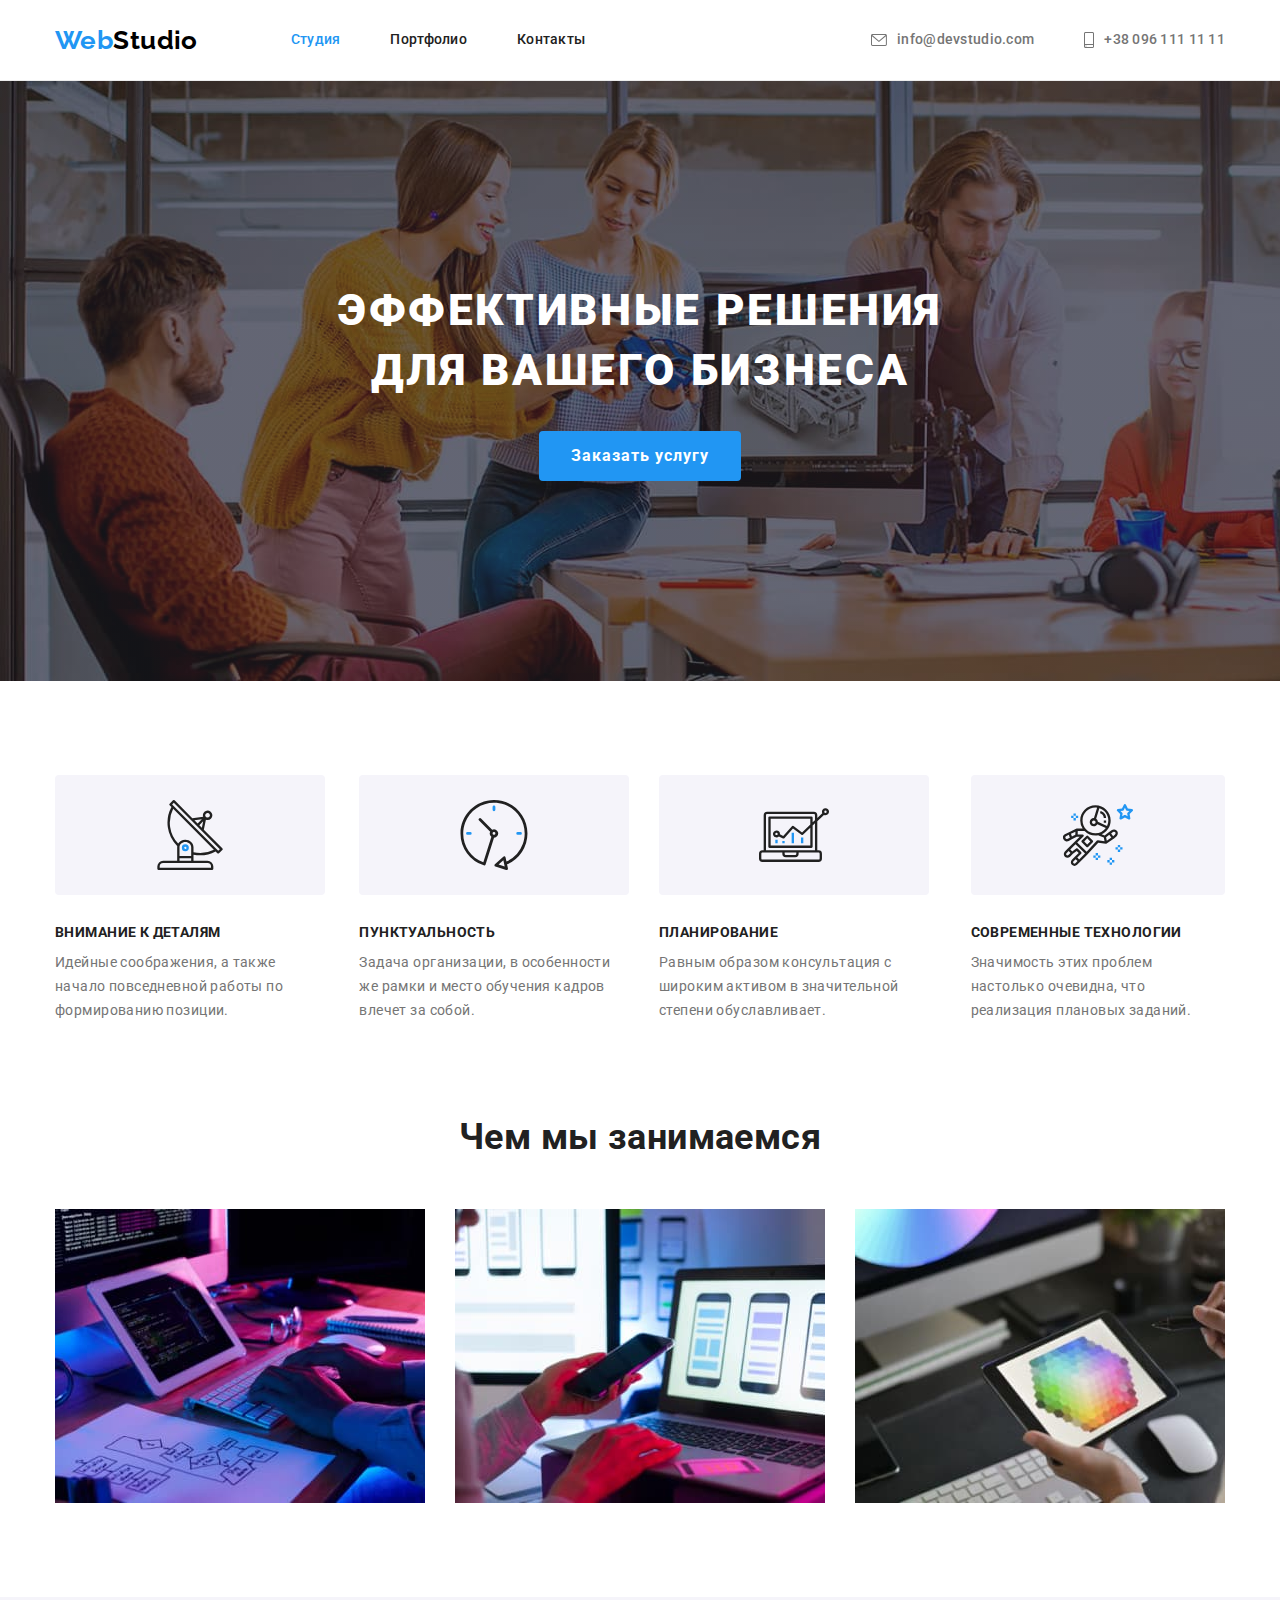
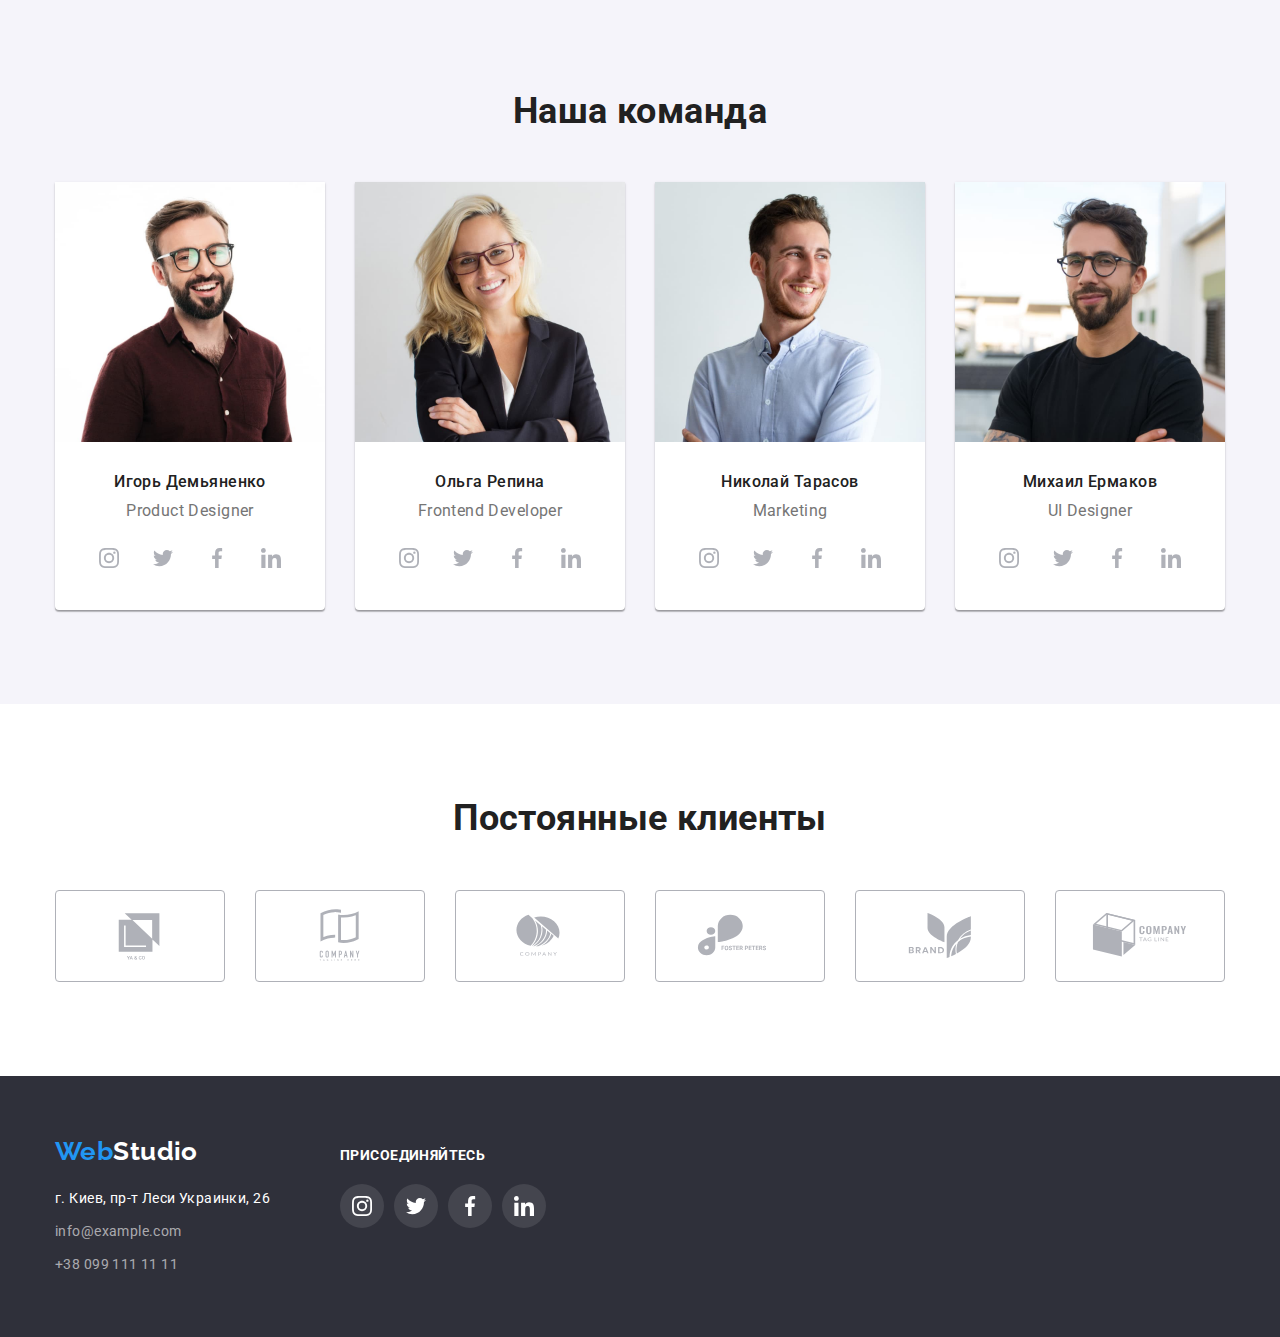
<file: index.html>
<!DOCTYPE html>
<html lang="ru">
  <head>
    <meta charset="UTF-8" />
    <meta http-equiv="X-UA-Compatible" content="IE=edge" />
    <meta name="viewport" content="width=device-width, initial-scale=1.0" />
    <title>Студия</title>
    <link rel="preconnect" href="https://fonts.googleapis.com" />
    <link rel="preconnect" href="https://fonts.gstatic.com" crossorigin />
    <link
      href="https://fonts.googleapis.com/css2?family=Raleway:wght@700&family=Roboto:wght@400;500;700;900&display=swap"
      rel="stylesheet"
    />
    <link
      rel="stylesheet"
      href="https://cdnjs.cloudflare.com/ajax/libs/modern-normalize/1.1.0/modern-normalize.min.css"
    />
    <link rel="stylesheet" href="./css/styles.css" />
  </head>
  <body>
    <header class="header">
      <div class="container main-nav">
        <nav class="navigation">
          <a lang="en" href="./index.html" class="logo"
            ><span class="logo-color-1">Web</span
            ><span class="logo-color-2">Studio</span></a
          >
          <ul class="site-nav list">
            <li class="item">
              <a href="./index.html" class="link current">Студия</a>
            </li>
            <li class="item">
              <a href="./portfolio.html" class="link">Портфолио</a>
            </li>
            <li class="item"><a href="#" class="link">Контакты</a></li>
          </ul>
        </nav>
        <ul class="contacts list">
          <li class="contact-item">
            <a
              lang="en"
              href="mailto:info@devstudio.com"
              class="contact-link link"
              ><svg class="contact-icon" width="16" height="12">
                <use href="./images/icons.svg#icon-envelope"></use></svg
              >info@devstudio.com</a
            >
          </li>
          <li class="contact-item">
            <a href="tel:+380961111111" class="contact-link link"
              ><svg class="contact-icon" width="10" height="16">
                <use href="./images/icons.svg#icon-smartphone"></use></svg
              >+38 096 111 11 11</a
            >
          </li>
        </ul>
      </div>
    </header>
    <main>
      <section class="hero">
        <div class="container">
          <h1 class="hero-title">Эффективные решения для вашего бизнеса</h1>
          <button type="button" class="hero-button">Заказать услугу</button>
        </div>
      </section>
      <section class="section features">
        <div class="container features">
          <h2 class="section-title vis-hidden">Преимущества</h2>
          <ul class="features list">
            <li class="item">
              <div class="thumb">
                <svg class="features-icon" width="70" height="70">
                  <use href="./images/icons.svg#icon-antenna"></use>
                </svg>
              </div>
              <h3 class="title">Внимание к деталям</h3>
              <p class="text">
                Идейные соображения, а также начало повседневной работы по
                формированию позиции.
              </p>
            </li>
            <li class="item">
              <div class="thumb">
                <svg class="features-icon" width="70" height="70">
                  <use href="./images/icons.svg#icon-clock"></use>
                </svg>
              </div>
              <h3 class="title">Пунктуальность</h3>
              <p class="text">
                Задача организации, в особенности же рамки и место обучения
                кадров влечет за собой.
              </p>
            </li>
            <li class="item">
              <div class="thumb">
                <svg class="features-icon" width="70" height="70">
                  <use href="./images/icons.svg#icon-diagram"></use>
                </svg>
              </div>
              <h3 class="title">Планирование</h3>
              <p class="text">
                Равным образом консультация с широким активом в значительной
                степени обуславливает.
              </p>
            </li>
            <li class="item">
              <div class="thumb">
                <svg class="features-icon" width="70" height="70">
                  <use href="./images/icons.svg#icon-astronaut"></use>
                </svg>
              </div>
              <h3 class="title">Современные технологии</h3>
              <p class="text">
                Значимость этих проблем настолько очевидна, что реализация
                плановых заданий.
              </p>
            </li>
          </ul>
        </div>
      </section>
      <section class="section ocupation">
        <div class="container ocupation">
          <h2 class="section-title">Чем мы занимаемся</h2>
          <ul class="ocupation list">
            <li class="ocupation-item">
              <img
                src="./images/photo-1.jpg"
                alt="семантическая разметка"
                width="370"
              />
            </li>
            <li class="ocupation-item">
              <img
                src="./images/photo-2.jpg"
                alt="адаптивная верстка"
                width="370"
              />
            </li>
            <li class="ocupation-item">
              <img
                src="./images/photo-3.jpg"
                alt="цветовая палитра"
                width="370"
              />
            </li>
          </ul>
        </div>
      </section>
      <section class="team section">
        <div class="container">
          <h2 class="section-title">Наша команда</h2>
          <ul class="team list">
            <li class="team-card">
              <img
                src="./images/team-card-1.jpg"
                alt="Игорь Демьяненко"
                width="270"
              />
              <div class="team-member">
                <h3 class="title">Игорь Демьяненко</h3>
                <p lang="en" class="position">Product Designer</p>
                <ul class="member-soc list">
                  <li class="member-soc-item">
                    <a href="#" class="member-soc-link link"
                      ><svg class="member-soc-icon" width="20" height="20">
                        <use
                          href="./images/icons.svg#icon-instagram"
                        ></use></svg
                    ></a>
                  </li>
                  <li class="member-soc-item">
                    <a href="#" class="member-soc-link link"
                      ><svg class="member-soc-icon" width="20" height="20">
                        <use href="./images/icons.svg#icon-twitter"></use></svg
                    ></a>
                  </li>
                  <li class="member-soc-item">
                    <a href="#" class="member-soc-link link"
                      ><svg class="member-soc-icon" width="20" height="20">
                        <use href="./images/icons.svg#icon-facebook"></use></svg
                    ></a>
                  </li>
                  <li class="member-soc-item">
                    <a href="#" class="member-soc-link link"
                      ><svg class="member-soc-icon" width="20" height="20">
                        <use href="./images/icons.svg#icon-linkedin"></use></svg
                    ></a>
                  </li>
                </ul>
              </div>
            </li>
            <li class="team-card">
              <img
                src="./images/team-card-2.jpg"
                alt="Ольга Репина"
                width="270"
              />
              <div class="team-member">
                <h3 class="title">Ольга Репина</h3>
                <p lang="en" class="position">Frontend Developer</p>
                <ul class="member-soc list">
                  <li class="member-soc-item">
                    <a href="#" class="member-soc-link link"
                      ><svg class="member-soc-icon" width="20" height="20">
                        <use
                          href="./images/icons.svg#icon-instagram"
                        ></use></svg
                    ></a>
                  </li>
                  <li class="member-soc-item">
                    <a href="#" class="member-soc-link link"
                      ><svg class="member-soc-icon" width="20" height="20">
                        <use href="./images/icons.svg#icon-twitter"></use></svg
                    ></a>
                  </li>
                  <li class="member-soc-item">
                    <a href="#" class="member-soc-link link"
                      ><svg class="member-soc-icon" width="20" height="20">
                        <use href="./images/icons.svg#icon-facebook"></use></svg
                    ></a>
                  </li>
                  <li class="member-soc-item">
                    <a href="#" class="member-soc-link link"
                      ><svg class="member-soc-icon" width="20" height="20">
                        <use href="./images/icons.svg#icon-linkedin"></use></svg
                    ></a>
                  </li>
                </ul>
              </div>
            </li>
            <li class="team-card">
              <img
                src="./images/team-card-3.jpg"
                alt="Николай Тарасов"
                width="270"
              />
              <div class="team-member">
                <h3 class="title">Николай Тарасов</h3>
                <p lang="en" class="position">Marketing</p>
                <ul class="member-soc list">
                  <li class="member-soc-item">
                    <a href="#" class="member-soc-link link"
                      ><svg class="member-soc-icon" width="20" height="20">
                        <use
                          href="./images/icons.svg#icon-instagram"
                        ></use></svg
                    ></a>
                  </li>
                  <li class="member-soc-item">
                    <a href="#" class="member-soc-link link"
                      ><svg class="member-soc-icon" width="20" height="20">
                        <use href="./images/icons.svg#icon-twitter"></use></svg
                    ></a>
                  </li>
                  <li class="member-soc-item">
                    <a href="#" class="member-soc-link link"
                      ><svg class="member-soc-icon" width="20" height="20">
                        <use href="./images/icons.svg#icon-facebook"></use></svg
                    ></a>
                  </li>
                  <li class="member-soc-item">
                    <a href="#" class="member-soc-link link"
                      ><svg class="member-soc-icon" width="20" height="20">
                        <use href="./images/icons.svg#icon-linkedin"></use></svg
                    ></a>
                  </li>
                </ul>
              </div>
            </li>
            <li class="team-card">
              <img
                src="./images/team-card-4.jpg"
                alt="Михаил Ермаков"
                width="270"
              />
              <div class="team-member">
                <h3 class="title">Михаил Ермаков</h3>
                <p lang="en" class="position">UI Designer</p>
                <ul class="member-soc list">
                  <li class="member-soc-item">
                    <a href="#" class="member-soc-link link"
                      ><svg class="member-soc-icon" width="20" height="20">
                        <use
                          href="./images/icons.svg#icon-instagram"
                        ></use></svg
                    ></a>
                  </li>
                  <li class="member-soc-item">
                    <a href="#" class="member-soc-link link"
                      ><svg class="member-soc-icon" width="20" height="20">
                        <use href="./images/icons.svg#icon-twitter"></use></svg
                    ></a>
                  </li>
                  <li class="member-soc-item">
                    <a href="#" class="member-soc-link link"
                      ><svg class="member-soc-icon" width="20" height="20">
                        <use href="./images/icons.svg#icon-facebook"></use></svg
                    ></a>
                  </li>
                  <li class="member-soc-item">
                    <a href="#" class="member-soc-link link"
                      ><svg class="member-soc-icon" width="20" height="20">
                        <use href="./images/icons.svg#icon-linkedin"></use></svg
                    ></a>
                  </li>
                </ul>
              </div>
            </li>
          </ul>
        </div>
      </section>
      <section class="clients section">
        <div class="container">
          <h2 class="section-title">Постоянные клиенты</h2>
          <ul class="logo-list list">
            <li class="logo-list-item">
              <a href="#" class="logo-link link">
                <svg class="logo-icon" width="106" height="60">
                  <use href="./images/icons.svg#logo-icon-1"></use>
                </svg>
              </a>
            </li>
            <li class="logo-list-item">
              <a href="#" class="logo-link link"
                ><svg class="logo-icon" width="106" height="60">
                  <use href="./images/icons.svg#logo-icon-2"></use></svg
              ></a>
            </li>
            <li class="logo-list-item">
              <a href="#" class="logo-link link"
                ><svg class="logo-icon" width="106" height="60">
                  <use href="./images/icons.svg#logo-icon-3"></use></svg
              ></a>
            </li>
            <li class="logo-list-item">
              <a href="#" class="logo-link link"
                ><svg class="logo-icon" width="106" height="60">
                  <use href="./images/icons.svg#logo-icon-4"></use></svg
              ></a>
            </li>
            <li class="logo-list-item">
              <a href="#" class="logo-link link"
                ><svg class="logo-icon" width="106" height="60">
                  <use href="./images/icons.svg#logo-icon-5"></use></svg
              ></a>
            </li>
            <li class="logo-list-item">
              <a href="#" class="logo-link link"
                ><svg class="logo-icon" width="106" height="60">
                  <use href="./images/icons.svg#logo-icon-6"></use></svg
              ></a>
            </li>
          </ul>
        </div>
      </section>
    </main>
    <footer class="footer">
      <div class="container footer-container">
        <div>
          <a lang="en" href="./index.html" class="logo"
            ><span class="logo-color-1">Web</span
            ><span class="logo-color-3">Studio</span></a
          >
          <address class="address">
            <ul class="list">
              <li class="address-item">
                <a
                  href="https://goo.gl/maps/YPk7gaBBZwCXPcRL9"
                  class="footer-address link"
                  >г. Киев, пр-т Леси Украинки, 26</a
                >
              </li>
              <li class="address-item">
                <a
                  lang="en"
                  href="mailto:info@example.com"
                  class="footer-contact link"
                  >info@example.com</a
                >
              </li>
              <li class="address-item">
                <a href="tel:+380991111111" class="footer-contact link"
                  >+38 099 111 11 11</a
                >
              </li>
            </ul>
          </address>
        </div>
        <div class="footer-soc-links">
          <h3 class="footer-title">Присоединяйтесь</h3>
          <ul class="footer-soc list">
            <li class="footer-soc-item">
              <a href="#" class="footer-soc-link link"
                ><svg class="footer-soc-icon" width="20" height="20">
                  <use href="./images/icons.svg#icon-instagram"></use></svg
              ></a>
            </li>
            <li class="footer-soc-item">
              <a href="#" class="footer-soc-link link"
                ><svg class="footer-soc-icon" width="20" height="20">
                  <use href="./images/icons.svg#icon-twitter"></use></svg
              ></a>
            </li>
            <li class="footer-soc-item">
              <a href="#" class="footer-soc-link link"
                ><svg class="footer-soc-icon" width="20" height="20">
                  <use href="./images/icons.svg#icon-facebook"></use></svg
              ></a>
            </li>
            <li class="footer-soc-item">
              <a href="#" class="footer-soc-link link"
                ><svg class="footer-soc-icon" width="20" height="20">
                  <use href="./images/icons.svg#icon-linkedin"></use></svg
              ></a>
            </li>
          </ul>
        </div>
      </div>
    </footer>
  </body>
</html>
</file>
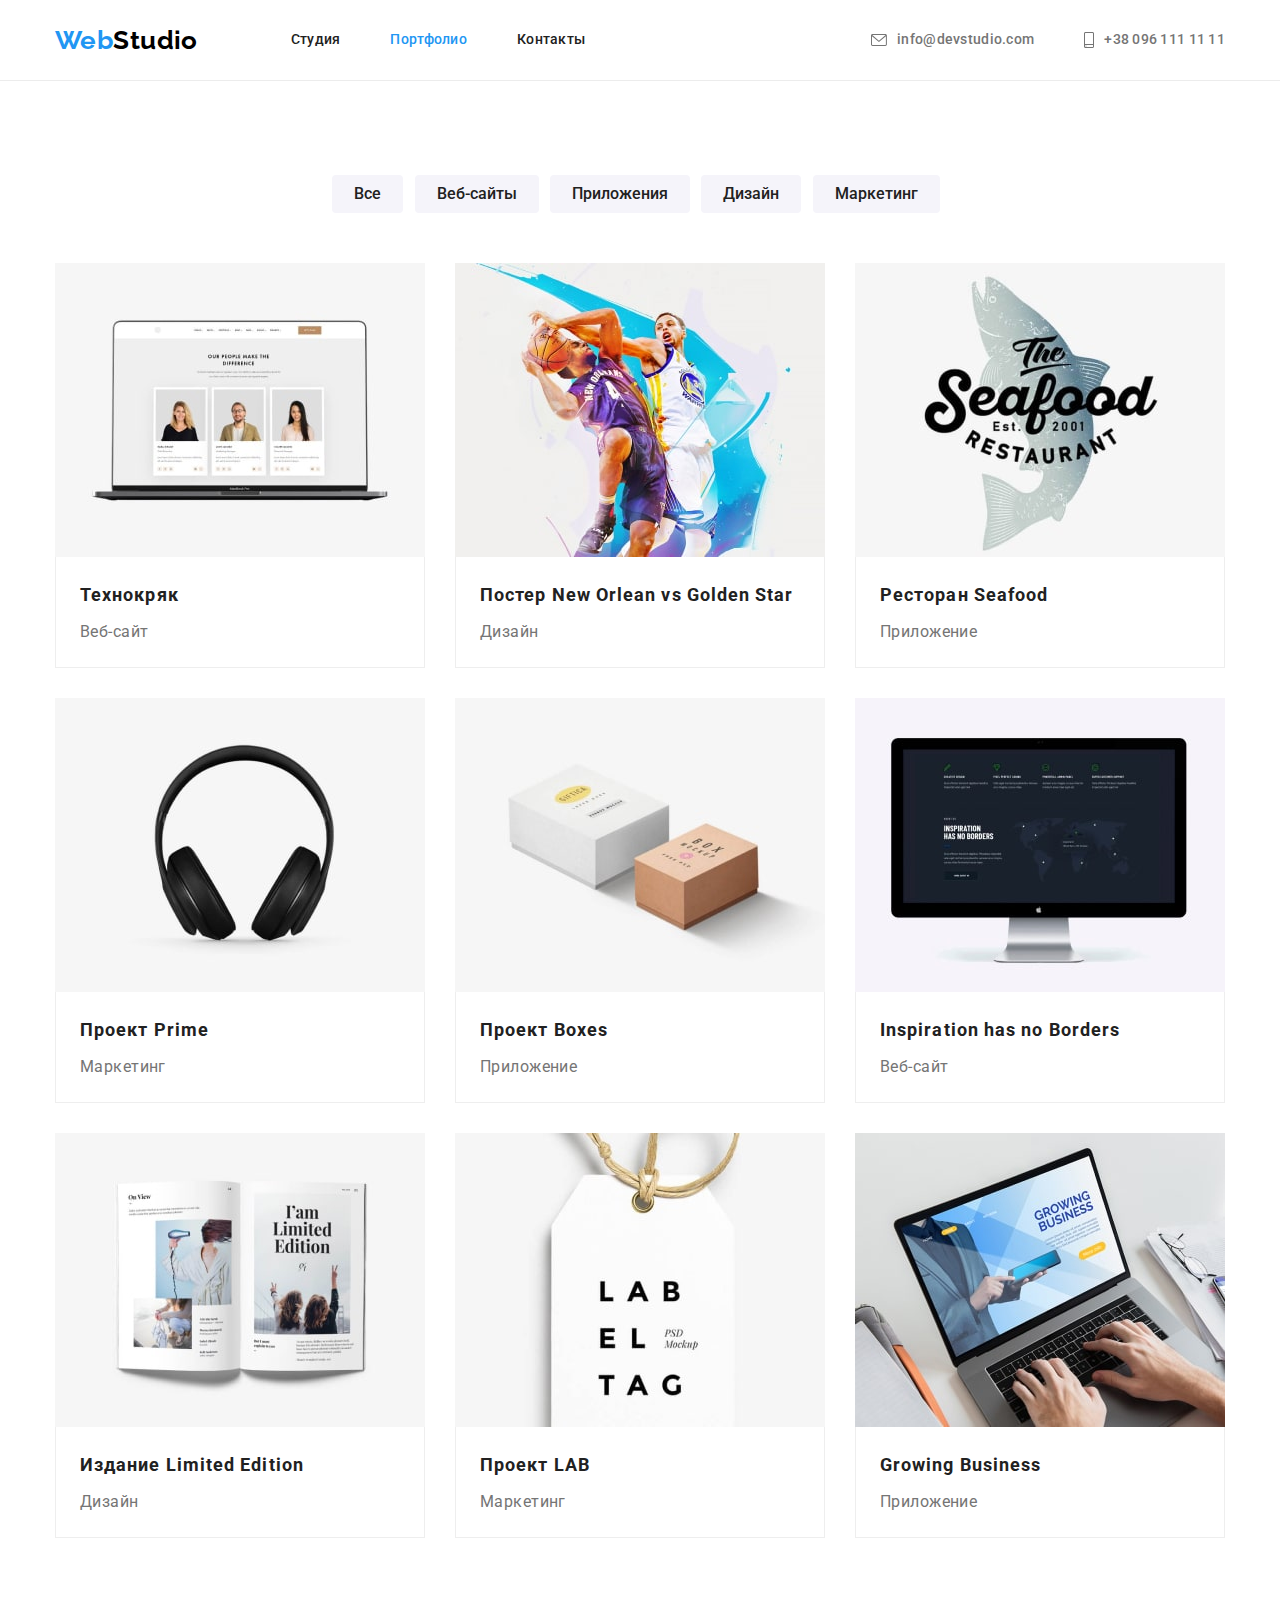
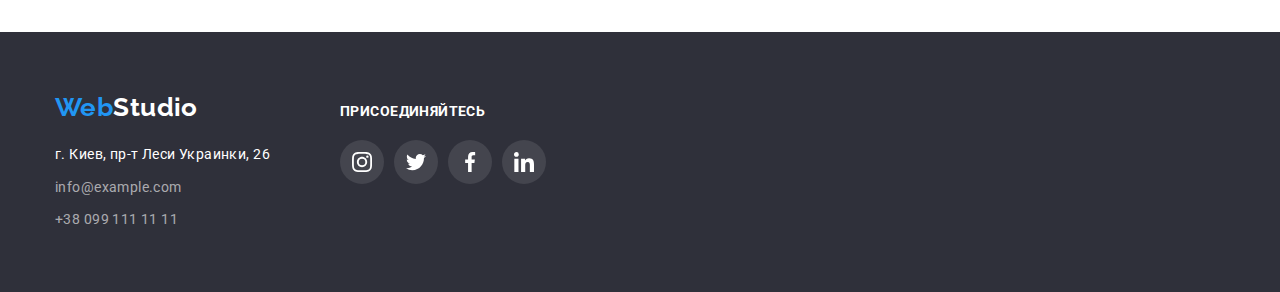
<file: portfolio.html>
<!DOCTYPE html>
<html lang="ru">
  <head>
    <meta charset="UTF-8" />
    <meta http-equiv="X-UA-Compatible" content="IE=edge" />
    <meta name="viewport" content="width=device-width, initial-scale=1.0" />
    <title>Портфолио</title>
    <link rel="preconnect" href="https://fonts.googleapis.com" />
    <link rel="preconnect" href="https://fonts.gstatic.com" crossorigin />
    <link
      href="https://fonts.googleapis.com/css2?family=Raleway:wght@700&family=Roboto:wght@400;500;700;900&display=swap"
      rel="stylesheet"
    />
    <link
      rel="stylesheet"
      href="https://cdnjs.cloudflare.com/ajax/libs/modern-normalize/1.1.0/modern-normalize.min.css"
    />
    <link rel="stylesheet" href="./css/styles.css" />
  </head>
  <body>
    <header class="header">
      <div class="container main-nav">
        <nav class="navigation">
          <a lang="en" href="./index.html" class="logo"
            ><span class="logo-color-1">Web</span
            ><span class="logo-color-2">Studio</span></a
          >
          <ul class="site-nav list">
            <li class="item">
              <a href="./index.html" class="link">Студия</a>
            </li>
            <li class="item">
              <a href="./portfolio.html" class="link current">Портфолио</a>
            </li>
            <li class="item"><a href="#" class="link">Контакты</a></li>
          </ul>
        </nav>
        <ul class="contacts list">
          <li class="contact-item">
            <a
              lang="en"
              href="mailto:info@devstudio.com"
              class="contact-link link"
              ><svg class="contact-icon" width="16" height="12">
                <use href="./images/icons.svg#icon-envelope"></use></svg
              >info@devstudio.com</a
            >
          </li>
          <li class="contact-item">
            <a href="tel:+380961111111" class="contact-link link"
              ><svg class="contact-icon" width="10" height="16">
                <use href="./images/icons.svg#icon-smartphone"></use></svg
              >+38 096 111 11 11</a
            >
          </li>
        </ul>
      </div>
    </header>
    <main>
      <section class="section portfolio">
        <div class="container portfolio">
          <h1 class="hero-title vis-hidden">Наше портфолио</h1>
          <ul class="list button-list">
            <li class="button-item">
              <button type="button" class="portfolio-button">Все</button>
            </li>
            <li class="button-item">
              <button type="button" class="portfolio-button">Веб-сайты</button>
            </li>
            <li class="button-item">
              <button type="button" class="portfolio-button">Приложения</button>
            </li>
            <li class="button-item">
              <button type="button" class="portfolio-button">Дизайн</button>
            </li>
            <li class="button-item">
              <button type="button" class="portfolio-button">Маркетинг</button>
            </li>
          </ul>
          <ul class="portfolio list">
            <li class="portfolio-item">
              <a href="#" class="link"
                ><img
                  src="./images/portfolio-work-1.jpg"
                  alt="веб-сайт"
                  width="370"
                />
                <div class="description">
                  <h2 class="title">Технокряк</h2>
                  <p class="type">Веб-сайт</p>
                </div></a
              >
            </li>
            <li class="portfolio-item">
              <a href="#" class="link"
                ><img
                  src="./images/portfolio-work-2.jpg"
                  alt="дизайн"
                  width="370"
                />
                <div class="description">
                  <h2 class="title">
                    Постер <span lang="en">New Orlean vs Golden Star</span>
                  </h2>
                  <p class="type">Дизайн</p>
                </div></a
              >
            </li>
            <li class="portfolio-item">
              <a href="#" class="link"
                ><img
                  src="./images/portfolio-work-3.jpg"
                  alt="приложение"
                  width="370"
                />
                <div class="description">
                  <h2 class="title">Ресторан <span lang="en">Seafood</span></h2>
                  <p class="type">Приложение</p>
                </div></a
              >
            </li>
            <li class="portfolio-item">
              <a href="#" class="link"
                ><img
                  src="./images/portfolio-work-4.jpg"
                  alt="маркетинг"
                  width="370"
                />
                <div class="description">
                  <h2 class="title">Проект <span lang="en">Prime</span></h2>
                  <p class="type">Маркетинг</p>
                </div>
              </a>
            </li>
            <li class="portfolio-item">
              <a href="#" class="link"
                ><img
                  src="./images/portfolio-work-5.jpg"
                  alt="приложение"
                  width="370"
                />
                <div class="description">
                  <h2 class="title">Проект <span lang="en">Boxes</span></h2>
                  <p class="type">Приложение</p>
                </div></a
              >
            </li>
            <li class="portfolio-item">
              <a href="#" class="link"
                ><img
                  src="./images/portfolio-work-6.jpg"
                  alt="веб-сайт"
                  width="370"
                />
                <div class="description">
                  <h2 lang="en" class="title">Inspiration has no Borders</h2>
                  <p class="type">Веб-сайт</p>
                </div></a
              >
            </li>
            <li class="portfolio-item">
              <a href="#" class="link"
                ><img
                  src="./images/portfolio-work-7.jpg"
                  alt="дизайн"
                  width="370"
                />
                <div class="description">
                  <h2 class="title">
                    Издание <span lang="en">Limited Edition</span>
                  </h2>
                  <p class="type">Дизайн</p>
                </div></a
              >
            </li>
            <li class="portfolio-item">
              <a href="#" class="link"
                ><img
                  src="./images/portfolio-work-8.jpg"
                  alt="маркетинг"
                  width="370"
                />
                <div class="description">
                  <h2 class="title">Проект <span lang="en">LAB</span></h2>
                  <p class="type">Маркетинг</p>
                </div></a
              >
            </li>
            <li class="portfolio-item">
              <a href="#" class="link"
                ><img
                  src="./images/portfolio-work-9.jpg"
                  alt="приложение"
                  width="370"
                />
                <div class="description">
                  <h2 lang="en" class="title">Growing Business</h2>
                  <p class="type">Приложение</p>
                </div></a
              >
            </li>
          </ul>
        </div>
      </section>
    </main>
    <footer class="footer">
      <div class="container footer-container">
        <div>
          <a lang="en" href="./index.html" class="logo"
            ><span class="logo-color-1">Web</span
            ><span class="logo-color-3">Studio</span></a
          >
          <address class="address">
            <ul class="list">
              <li class="address-item">
                <a
                  href="https://goo.gl/maps/YPk7gaBBZwCXPcRL9"
                  class="footer-address link"
                  >г. Киев, пр-т Леси Украинки, 26</a
                >
              </li>
              <li class="address-item">
                <a
                  lang="en"
                  href="mailto:info@example.com"
                  class="footer-contact link"
                  >info@example.com</a
                >
              </li>
              <li class="address-item">
                <a href="tel:+380991111111" class="footer-contact link"
                  >+38 099 111 11 11</a
                >
              </li>
            </ul>
          </address>
        </div>
        <div class="footer-soc-links">
          <h3 class="footer-title">Присоединяйтесь</h3>
          <ul class="footer-soc list">
            <li class="footer-soc-item">
              <a href="#" class="footer-soc-link link"
                ><svg class="footer-soc-icon" width="20" height="20">
                  <use href="./images/icons.svg#icon-instagram"></use></svg
              ></a>
            </li>
            <li class="footer-soc-item">
              <a href="#" class="footer-soc-link link"
                ><svg class="footer-soc-icon" width="20" height="20">
                  <use href="./images/icons.svg#icon-twitter"></use></svg
              ></a>
            </li>
            <li class="footer-soc-item">
              <a href="#" class="footer-soc-link link"
                ><svg class="footer-soc-icon" width="20" height="20">
                  <use href="./images/icons.svg#icon-facebook"></use></svg
              ></a>
            </li>
            <li class="footer-soc-item">
              <a href="#" class="footer-soc-link link"
                ><svg class="footer-soc-icon" width="20" height="20">
                  <use href="./images/icons.svg#icon-linkedin"></use></svg
              ></a>
            </li>
          </ul>
        </div>
      </div>
    </footer>
  </body>
</html>
</file>
<file: css/styles.css>
/* bgcolor #FFFFFF */
/* dark-bg-color #2F303A */
/* secondary bgcolor #F5F4FA */
/* main text color #757575 */
/* accent color #2196F3 */
/* secondary-accent-color #188CE8 */
/* tertiary-text-color #ffffff */
/* secondary text color #212121 */
/* black-text-color #000000 */
:root {
  --primary-text-color: #757575;
  --secondary-text-color: #212121;
  --tertiary-text-color: #ffffff;
  --black-text-color: #000000;
  --accent-color: #2196f3;
  --secondary-accent-color: #188ce8;
  --main-bg-color: #ffffff;
  --dark-bg-color: #2f303a;
  --secondary-bg-color: #f5f4fa;
  --icons-color: #afb1b8;
}
body {
  font-family: Roboto, sans-serif;
  font-size: 14px;
  letter-spacing: 0.03em;
  color: var(--primary-text-color);
  background-color: var(--main-bg-color);
}
button {
  cursor: pointer;
  line-height: 1.62;
}
ul,
li,
h1,
h2,
h3,
p {
  padding: 0;
  margin: 0;
}
/* -------------------------Template to delete markers in lists ------------------------*/
.list {
  list-style: none;
}
/* -------------------------Link template ------------------------*/
.link {
  text-decoration: none;
}
/* -------------------------Container template ------------------------*/
.container {
  width: 1200px;
  padding-left: 15px;
  padding-right: 15px;
  margin: 0 auto;
  /* outline: 2px solid #188ce8; */
}
.section {
  padding-top: 94px;
  padding-bottom: 94px;
}
.section-title {
  font-weight: 700;
  font-size: 36px;
  line-height: 1.16;
  text-align: center;
  color: var(--secondary-text-color);

  margin-bottom: 50px;
}
.thumb {
  max-width: 270px;
  height: 120px;
  background: var(--secondary-bg-color);
  border-radius: 4px;
  display: flex;
  justify-content: center;
  align-items: center;
  margin-bottom: 30px;
}
/* -------------------------Visually hidden template ------------------------*/
.vis-hidden {
  position: absolute;
  width: 1px;
  height: 1px;
  margin: -1px;
  border: 0;
  padding: 0;

  white-space: nowrap;
  clip-path: inset(100%);
  clip: rect(0 0 0 0);
  overflow: hidden;
}
/* -------------------------Header ------------------------*/
.header {
  border-bottom: 1px solid #ececec;
}
.header .main-nav {
  display: flex;
  align-items: center;
}
/* ----------------------Nav----------------------------- */
.navigation {
  display: flex;
  align-items: center;
}
/* -------------------------Logo-------------------------*/
.logo {
  font-family: "Raleway", sans-serif;
  font-weight: 700;
  font-size: 26px;
  line-height: 1.19;
  text-decoration: none;
}
.logo-color-1 {
  color: var(--accent-color);
}
.logo-color-2 {
  color: var(--black-text-color);
}
.logo-color-3 {
  color: var(--tertiary-text-color);
}
/* -------------------------Site-nav ------------------------*/
.site-nav {
  display: flex;
  margin-left: 93px;
}
.site-nav .item:not(:last-child) {
  margin-right: 50px;
}
.site-nav .link {
  font-weight: 500;
  line-height: 1.14;
  letter-spacing: 0.02em;
  color: var(--secondary-text-color);

  display: block;
  padding-top: 32px;
  padding-bottom: 32px;
}
.site-nav .link:hover,
.site-nav .link:focus,
.link.current {
  color: var(--accent-color);
}
/* -------------------------Contacts------------------------*/
.contacts {
  display: flex;
  margin-left: auto;
}
.contacts > .contact-item + .contact-item {
  margin-left: 50px;
}
.contacts .contact-link {
  font-weight: 500;
  line-height: 1.14;
  letter-spacing: 0.02em;
  color: var(--primary-text-color);
  fill: currentColor;

  display: flex;
  align-items: center;
  padding-top: 32px;
  padding-bottom: 32px;
}
.contact-link:hover,
.contact-link:focus {
  color: var(--accent-color);
}
.contact-icon {
  margin-right: 10px;
}
/* ------------------Main--------------------- */
/* -------------------------Hero ------------------------*/
.hero {
  background-color: #c4c4c4;
  height: 600px;
  max-width: 1600px;
  background-image: linear-gradient(
      rgba(47, 48, 58, 0.4),
      rgba(47, 48, 58, 0.4)
    ),
    url(../images/hero-image.jpg);
  background-repeat: no-repeat;
  background-size: cover;
  text-align: center;
  padding-top: 200px;
  padding-bottom: 200px;
  margin-left: auto;
  margin-right: auto;
}
.hero-title {
  font-weight: 900;
  font-size: 44px;
  line-height: 1.36;
  letter-spacing: 0.06em;
  text-transform: uppercase;
  color: var(--tertiary-text-color);

  margin-bottom: 30px;
  max-width: 696px;
  margin-left: auto;
  margin-right: auto;
}
.hero-button {
  font-weight: 700;
  font-size: 16px;
  line-height: 1.88;
  letter-spacing: 0.06em;
  color: var(--tertiary-text-color);
  background-color: var(--accent-color);

  border: transparent;
  border-radius: 4px;
  display: inline-block;
  height: 50px;
  padding: 10px 32px;
}
.hero-button:hover,
.hero-button:focus {
  background-color: var(--secondary-accent-color);
  box-shadow: 0px 4px 4px rgba(0, 0, 0, 0.15);
  border-radius: 4px;
}
/* -------------------------Features ------------------------*/
.features > .list {
  display: flex;
}
.features > .item {
  width: calc((100%-90px) / 4);
  /* flex-basis: calc((100%-90px)/4); */
}
.features > .item:not(:last-child) {
  margin-right: 30px;
}
.features .title {
  font-weight: 700;
  font-size: 14px;
  line-height: 1.14;
  text-transform: uppercase;
  color: var(--secondary-text-color);

  margin-bottom: 10px;
}
.features .text {
  line-height: 1.71;
}
/* --------------------- Ocupation----------------*/
.section.ocupation {
  padding-top: 0;
}
.ocupation.list {
  display: flex;
}
.ocupation-item {
  width: calc((100% - 60px) / 3);
}
/* ---------To remove gap from img inline property -----------*/
.ocupation img {
  display: block;
}
.ocupation li:not(:last-child) {
  margin-right: 30px;
}
/* -------------------------Team ------------------------*/
.team.section {
  background-color: var(--secondary-bg-color);
}
.team.list {
  display: flex;
}
.team-card img {
  display: block;
}
.team-card {
  width: calc((100% - 90px) / 4);
  background-color: var(--main-bg-color);
  box-shadow: 0px 1px 3px rgba(0, 0, 0, 0.12), 0px 1px 1px rgba(0, 0, 0, 0.14),
    0px 2px 1px rgba(0, 0, 0, 0.2);
  border-radius: 0px 0px 4px 4px;
}
.team-card:not(:last-child) {
  margin-right: 30px;
}
.team-member {
  padding: 30px 32px;
}
.team .title {
  font-weight: 500;
  font-size: 16px;
  line-height: 1.19;
  text-align: center;
  color: var(--secondary-text-color);

  margin-bottom: 10px;
}
.team .position {
  font-size: 16px;
  line-height: 1.19;
  text-align: center;
  margin-bottom: 16px;
}
.member-soc {
  display: flex;
  justify-content: center;
  gap: 10px;
}
.member-soc-link {
  width: 44px;
  height: 44px;
  border-radius: 50%;
  display: flex;
  justify-content: center;
  align-items: center;
  color: var(--icons-color);
  fill: currentColor;
}
.member-soc-link:hover,
.member-soc-link:focus {
  background-color: var(--accent-color);
  color: var(--tertiary-text-color);
}
/* --------------------------Clients-------------------------------- */
.logo-list {
  max-width: 1170px;
  display: flex;
  justify-content: space-between;
}
.logo-link {
  width: 170px;
  height: 92px;
  display: flex;
  justify-content: center;
  align-items: center;
  border: 1px solid var(--icons-color);
  border-radius: 4px;
  color: var(--icons-color);
  fill: currentColor;
}
.logo-link:hover,
.logo-link:focus {
  border-color: var(--accent-color);
  fill: var(--accent-color);
}
/* .logo-link:hover .logo-icon,
.logo-link:focus .logo-icon {
  fill: var(--accent-color);
} */
/* -------------------------Footer ------------------------*/
.footer {
  background-color: var(--dark-bg-color);

  padding-top: 60px;
  padding-bottom: 60px;
}
.footer-container {
  display: flex;
  gap: 70px;
  align-items: baseline;
}
.address {
  font-style: normal;

  margin-top: 20px;
}
.address-item:not(:last-child) {
  margin-bottom: 9px;
}
.footer-address {
  line-height: 1.71;
  color: var(--tertiary-text-color);
}
.footer-contact {
  line-height: 1.71;
  color: rgba(255, 255, 255, 0.6);
}
.footer-address:hover,
.footer-address:focus,
.footer-contact:hover,
.footer-contact:focus {
  color: var(--accent-color);
}
.footer-title {
  font-weight: 700;
  font-size: 14px;
  line-height: 1.14;
  letter-spacing: 0.03em;
  text-transform: uppercase;
  color: var(--tertiary-text-color);
  margin-bottom: 20px;
}
.footer-soc {
  display: flex;
  justify-content: center;
  gap: 10px;
}
.footer-soc-link {
  width: 44px;
  height: 44px;
  border-radius: 50%;
  display: flex;
  justify-content: center;
  align-items: center;
  background-color: rgba(255, 255, 255, 0.1);
  color: var(--tertiary-text-color);
  fill:currentColor;
}
.footer-soc-link:hover,
.footer-soc-link:focus {
  background-color: var(--accent-color);
}
/* -------------------------Portfolio page ------------------------*/
.list.button-list {
  margin-bottom: 50px;
  text-align: center;
}
.button-list > li {
  display: inline-block;
}
.button-item:not(last-child) {
  margin-right: 8px;
}
.portfolio-button {
  font-weight: 500;
  font-size: 16px;
  text-align: center;
  color: var(--secondary-text-color);
  background-color: var(--secondary-bg-color);

  border-radius: 4px;
  border: transparent;
  padding: 6px 22px;
}
.portfolio-button:hover,
.portfolio-button:focus,
.portfolio-button.current {
  color: var(--tertiary-text-color);
  background-color: var(--accent-color);
  box-shadow: 0px 4px 4px rgba(0, 0, 0, 0.15);
}
.portfolio.list {
  display: flex;
  flex-wrap: wrap;
  gap: 30px;
}
.portfolio-item {
  width: 370px;
}
.portfolio-item:hover,
.portfolio-item:focus {
  box-shadow: 0px 1px 1px rgba(0, 0, 0, 0.12), 0px 4px 4px rgba(0, 0, 0, 0.06),
    1px 4px 6px rgba(0, 0, 0, 0.16);
}
.portfolio li:nth-child(n + 7) {
  margin-bottom: 0;
}
.portfolio img {
  display: block;
}
.portfolio-item .description {
  border-bottom: 1px solid #eeeeee;
  border-right: 1px solid #eeeeee;
  border-left: 1px solid #eeeeee;
  padding: 20px 24px;
}
.portfolio .title {
  font-weight: 700;
  font-size: 18px;
  line-height: 2;
  letter-spacing: 0.06em;
  color: var(--secondary-text-color);
  margin-bottom: 4px;
}
.portfolio .type {
  font-size: 16px;
  line-height: 1.87;
  color: var(--primary-text-color);
}
</file>
